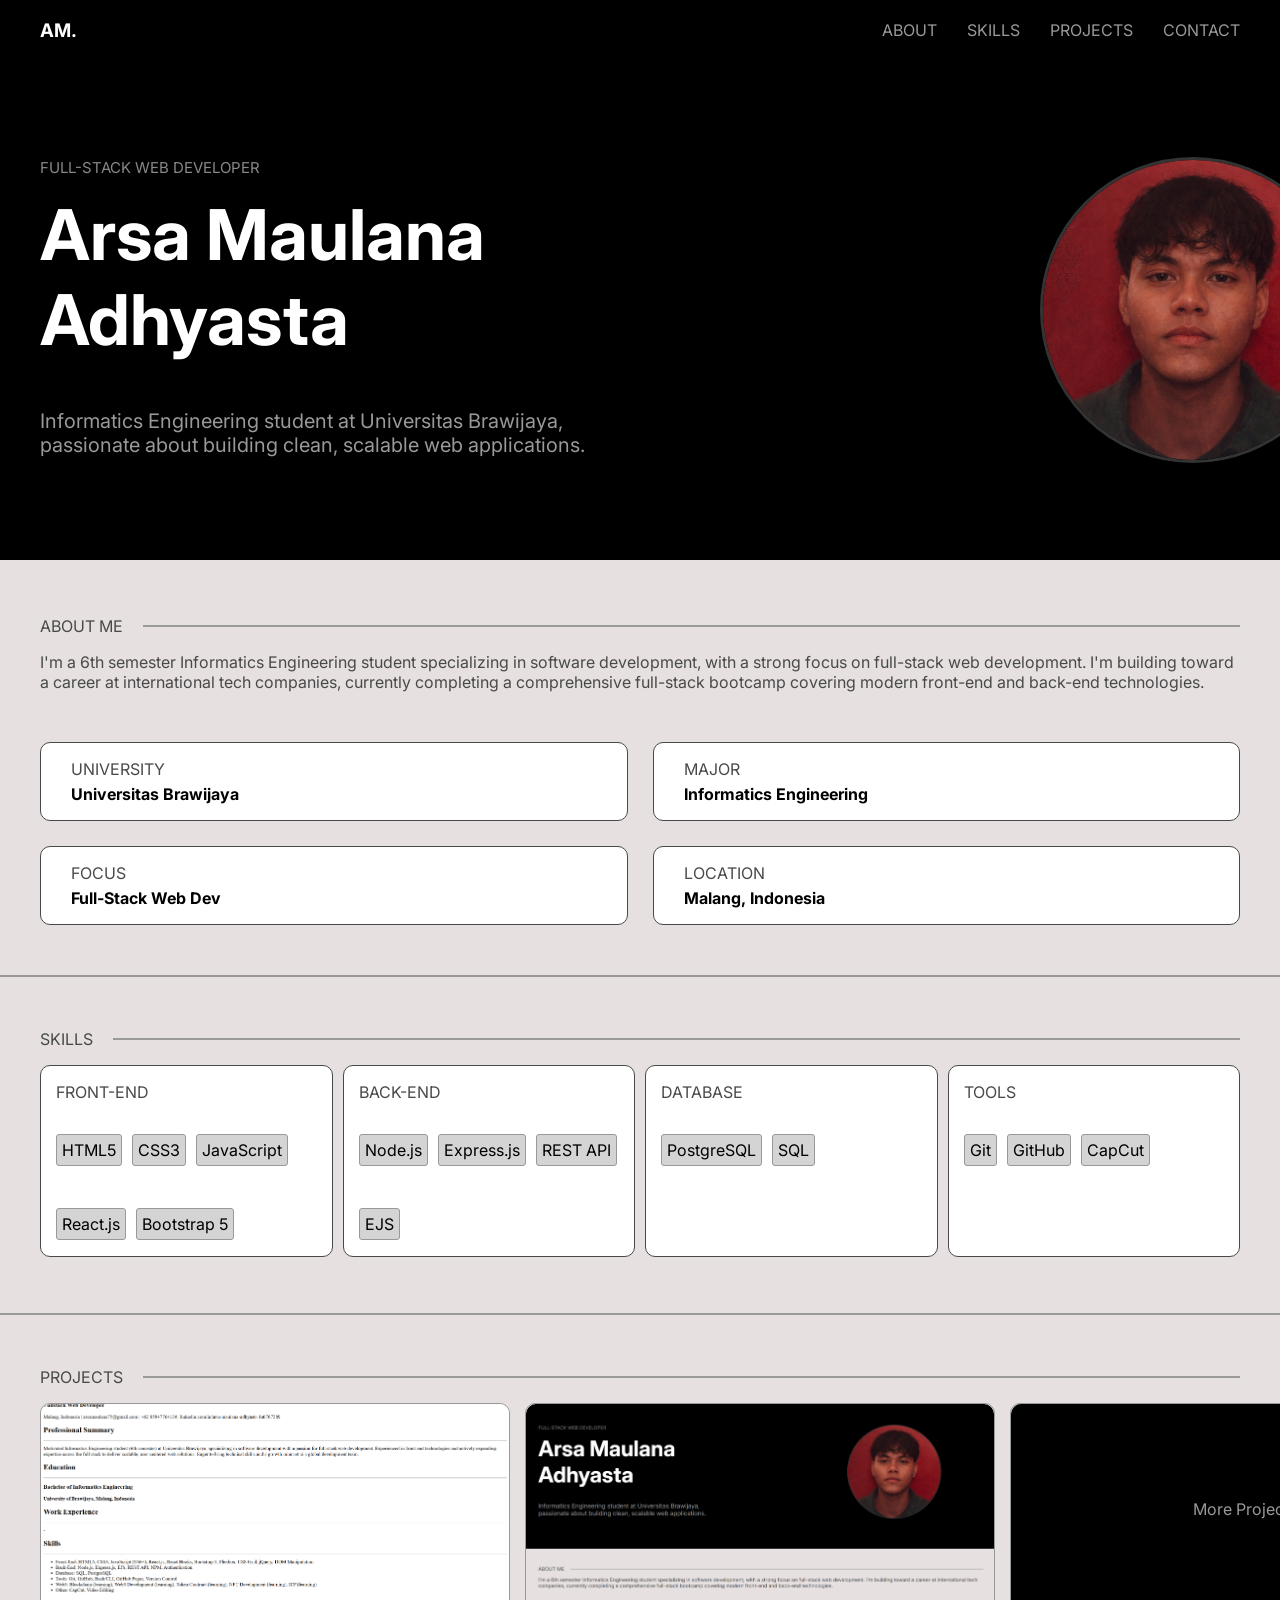
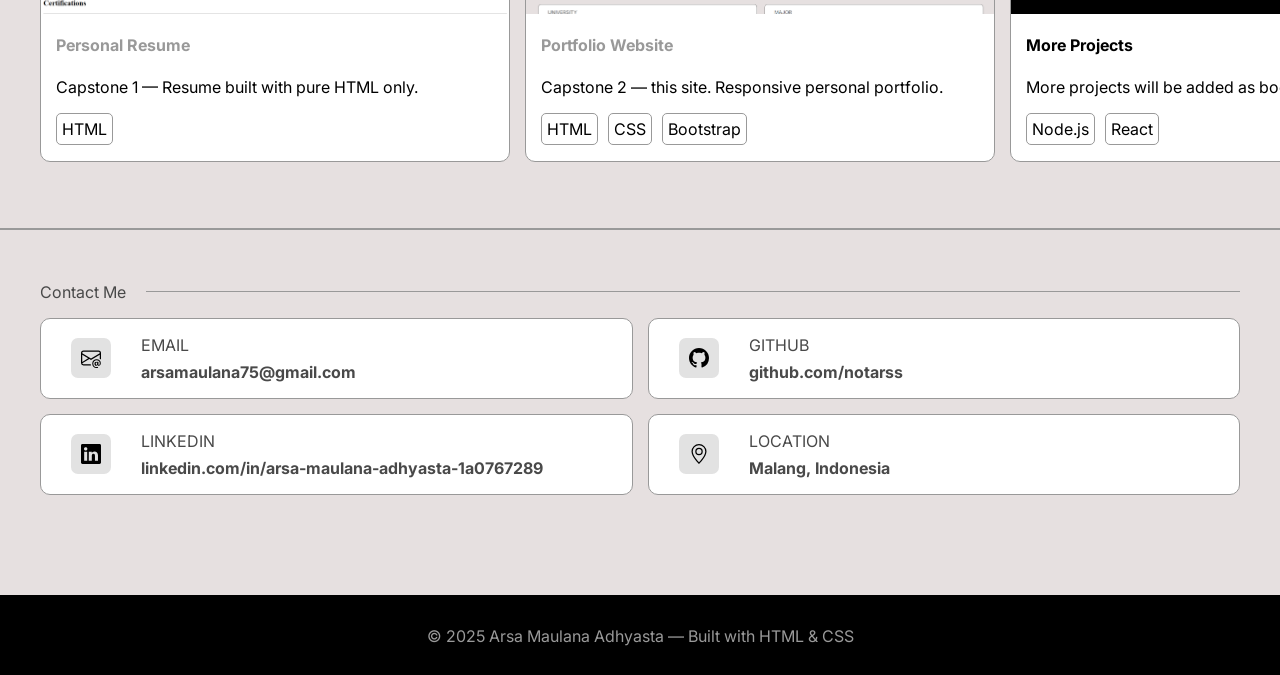
<file: capstone2/index.html>
<!DOCTYPE html>
<html lang="en">

<head>
    <meta charset="UTF-8">
    <meta name="viewport" content="width=device-width, initial-scale=1.0">
    <title>Arsa's Portfolio Website</title>
    <link rel="preconnect" href="https://fonts.googleapis.com">
    <link rel="preconnect" href="https://fonts.gstatic.com" crossorigin>
    <link
        href="https://fonts.googleapis.com/css2?family=Inter:ital,opsz,wght@0,14..32,100..900;1,14..32,100..900&display=swap"
        rel="stylesheet">
    <link rel="stylesheet" href="style.css">
</head>

<body>
    <div class="flex-container navbar">
        <h3>AM.</h3>
        <a href="#about">ABOUT</a>
        <a href="#skills">SKILLS</a>
        <a href="#projects">PROJECTS</a>
        <a href="">CONTACT</a>
    </div>

    <div class="flex-container hero">
        <div class="container nama">
            <p id="judul">FULL-STACK WEB DEVELOPER</p>
            <h1>Arsa Maulana <br>Adhyasta</h1>
            <p id="deskripsi-hero">Informatics Engineering student at Universitas Brawijaya, passionate about building
                clean, scalable web
                applications.</p>
        </div>
        <div class="container foto">
            <img src="src/foto ava.png" alt="foto-avatar-arsa" id="foto-ava">
        </div>
    </div>

    <div id="about" class="about">
        <p class="header-alt">ABOUT ME</p>
        <p>I'm a 6th semester Informatics Engineering student specializing in software development, with a strong focus
            on full-stack web development. I'm building toward a career at international tech companies, currently
            completing a comprehensive full-stack bootcamp covering modern front-end and back-end technologies.</p>
        <div class="background-grid">
            <div class="background university">
                <p class="judul">UNIVERSITY</p>
                <p style="color: black; font-weight: bold;" class="isi">Universitas Brawijaya</p>
            </div>
            <div class="background major">
                <p class="judul">MAJOR</p>
                <p style="color: black; font-weight: bold;" class="isi">Informatics Engineering</p>
            </div>
            <div class="background focus">
                <p class="judul">FOCUS</p>
                <p style="color: black; font-weight: bold;" class="isi">Full-Stack Web Dev</p>
            </div>
            <div class="background location">
                <p class="judul">LOCATION</p>
                <p style="color: black; font-weight: bold;" class="isi">Malang, Indonesia</p>
            </div>
        </div>
    </div>
    <p class="pemisah"></p>

    <div id="skills" class="skills">
        <p class="header-alt">SKILLS</p>
        <div class="skills-container">
            <div class="skill-kotak">
                <p>FRONT-END</p>
                <div class="skill-flex">
                    <p class="skill">HTML5</p>
                    <p class="skill">CSS3</p>
                    <p class="skill">JavaScript</p>
                    <p class="skill">React.js</p>
                    <p class="skill">Bootstrap 5</p>
                </div>
            </div>
            <div class="skill-kotak">
                <p>BACK-END</p>
                <div class="skill-flex">
                    <p class="skill">Node.js</p>
                    <p class="skill">Express.js</p>
                    <p class="skill">REST API</p>
                    <p class="skill">EJS</p>
                </div>
            </div>
            <div class="skill-kotak">
                <p>DATABASE</p>
                <div class="skill-flex">
                    <p class="skill">PostgreSQL</p>
                    <p class="skill">SQL</p>
                </div>
            </div>
            <div class="skill-kotak">
                <p>TOOLS</p>
                <div class="skill-flex">
                    <p class="skill">Git</p>
                    <p class="skill">GitHub</p>
                    <p class="skill">CapCut</p>
                </div>
            </div>
        </div>
    </div>

    <p class="pemisah"></p>
    <div id="projects" class="projects">
        <p class="header-alt">PROJECTS</p>
        <div class="projects-container">
            <div class="project">
                <div class="project-image">
                    <a href="../capstone1/resume.html"><img src="src/capstone1.png" alt="capstone1-image"
                            id="capstone1"></a>
                </div>
                <div class="project-detail">
                    <a href="../capstone1/resume.html">
                        <h4>Personal Resume</h4>
                    </a>
                    <p style="margin-bottom: 0;">Capstone 1 — Resume built with pure HTML only.</p>
                </div>
                <div class="skill-used">
                    <p style="border: 1px solid #999999; padding: 5px; border-radius: 5px;">HTML</p>
                </div>
            </div>
            <div class="project">
                <div class="project-image">
                    <a href=""><img src="src/portfolio-website.png" alt="portfolio-website-image"
                            id="porfolio-website"></a>
                </div>
                <div class="project-detail">
                    <a href="index.html">
                        <h4>Portfolio Website</h4>
                    </a>
                    <p style="margin-bottom: 0;">Capstone 2 — this site. Responsive personal portfolio.</p>
                </div>
                <div class="skill-used">
                    <p style="border: 1px solid #999999; padding: 5px; border-radius: 5px;">HTML</p>
                    <p style="border: 1px solid #999999; padding: 5px; border-radius: 5px;">CSS</p>
                    <p style="border: 1px solid #999999; padding: 5px; border-radius: 5px;">Bootstrap</p>
                </div>
            </div>
            <div class="project">
                <div class="project-image"
                    style="background-color: black; border-radius: 10px 10px 0 0; display: flex; justify-content: center; align-items: center;">
                    <p style="color: #999999;">More Projects</p>
                </div>
                <div class="project-detail">
                    <a href="">
                        <h4>More Projects</h4>
                    </a>
                    <p style="margin-bottom: 0;">More projects will be added as bootcamp progresses.</p>
                </div>
                <div class="skill-used">
                    <p style="border: 1px solid #999999; padding: 5px; border-radius: 5px;">Node.js</p>
                    <p style="border: 1px solid #999999; padding: 5px; border-radius: 5px;">React</p>
                </div>
            </div>
        </div>
    </div>

    <p class="pemisah"></p>
    <div class="contact">
        <p class="header-alt">Contact Me</p>
        <div class="contact-grid">
            <div class="contact-container">
                <div class="contact-logo">
                    <img src="src/envelope-at.svg" alt="envelope-icon" class="logo-image">
                </div>
                <div class="contact-detail">
                    <p style="margin-bottom: 7px;">EMAIL</p>
                    <p style="font-weight: bold; margin-top: 0;">arsamaulana75@gmail.com</p>
                </div>
            </div>
            <div class="contact-container">
                <div class="contact-logo">
                    <img src="src/github.svg" alt="github-icon" class="logo-image">
                </div>
                <div class="contact-detail">
                    <p style="margin-bottom: 7px;">GITHUB</p>
                    <p style="font-weight: bold; margin-top: 0;">github.com/notarss</p>
                </div>
            </div>
            <div class="contact-container">
                <div class="contact-logo">
                    <img src="src/linkedin.svg" alt="linkedin-icon" class="logo-image">
                </div>
                <div class="contact-detail">
                    <p style="margin-bottom: 7px;">LINKEDIN</p>
                    <p style="font-weight: bold; margin-top: 0;">linkedin.com/in/arsa-maulana-adhyasta-1a0767289</p>
                </div>
            </div>
            <div class="contact-container">
                <div class="contact-logo">
                    <img src="src/geo-alt.svg" alt="location-icon" class="logo-image">
                </div>
                <div class="contact-detail">
                    <p style="margin-bottom: 7px;">LOCATION</p>
                    <p style="font-weight: bold; margin-top: 0;">Malang, Indonesia</p>
                </div>
            </div>
        </div>
    </div>

    <div class="footer">
        <p style="padding-top: 15px;">© 2025 Arsa Maulana Adhyasta — Built with HTML & CSS</p>
    </div>
</body>

</html>
</file>
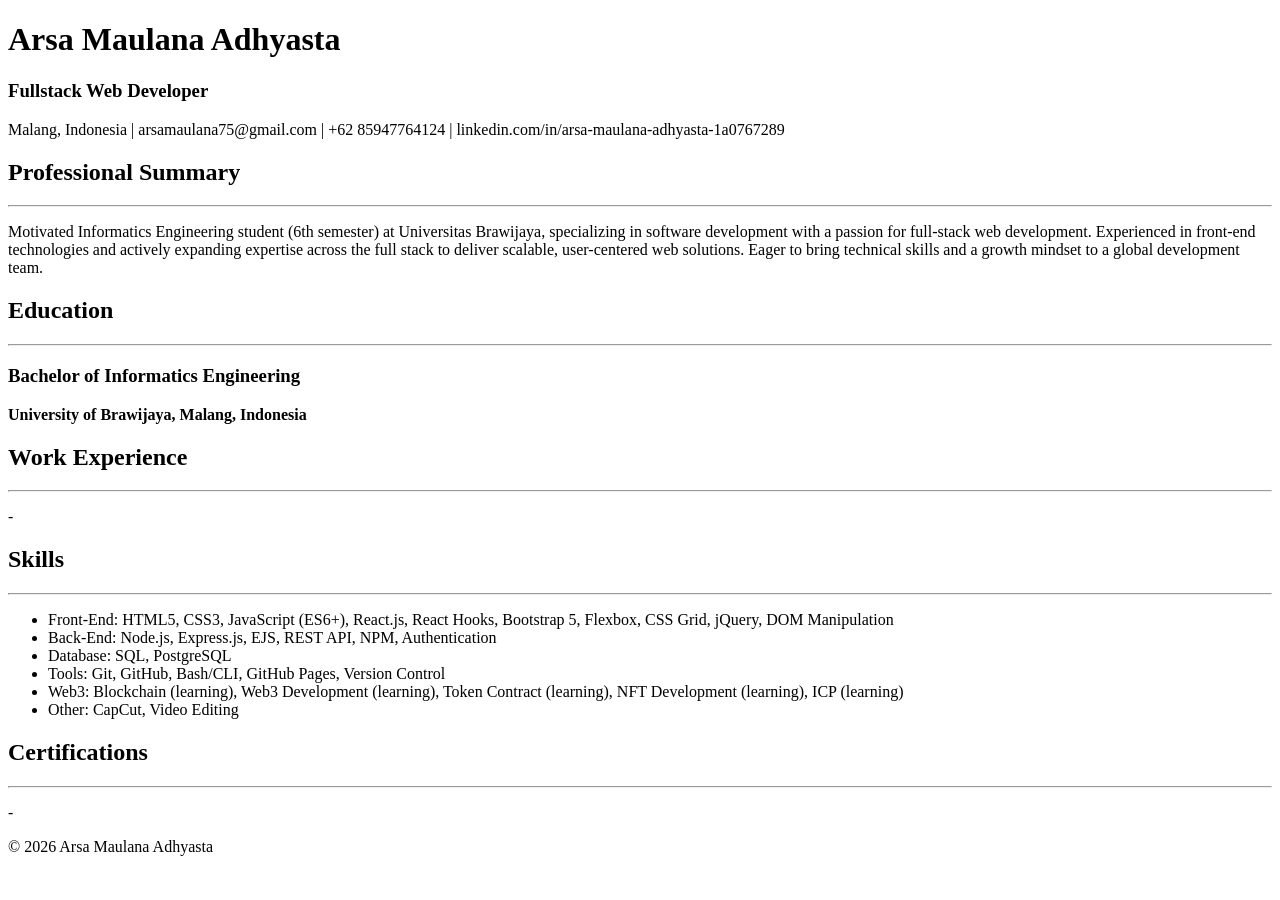
<file: resume.html>
<!DOCTYPE html>
<html lang="en">
<head>
    <meta charset="UTF-8">
    <meta name="viewport" content="width=device-width, initial-scale=1.0">
    <title>My Resume</title>
</head>

<body>
    <h1>Arsa Maulana Adhyasta</h1>
    <h3>Fullstack Web Developer</h3>
    <p>Malang, Indonesia | arsamaulana75@gmail.com | +62 85947764124 | linkedin.com/in/arsa-maulana-adhyasta-1a0767289</p>

    <h2>Professional Summary</h2>
    <hr>
    <p>Motivated Informatics Engineering student (6th semester) at Universitas Brawijaya, specializing in software development with a passion for full-stack web development. Experienced in front-end technologies and actively expanding expertise across the full stack to deliver scalable, user-centered web solutions. Eager to bring technical skills and a growth mindset to a global development team.</p>

    <h2>Education</h2>
    <hr>
    <h3>Bachelor of Informatics Engineering</h3>
    <p><b>University of Brawijaya, Malang, Indonesia</b></p>

    <h2>Work Experience</h2>
    <hr>
    <p>-</p>

    <h2>Skills</h2>
    <hr>
    <ul>
        <li>Front-End: HTML5, CSS3, JavaScript (ES6+), React.js, React Hooks, Bootstrap 5, Flexbox, CSS Grid, jQuery, DOM Manipulation</li>
        <li>Back-End: Node.js, Express.js, EJS, REST API, NPM, Authentication</li>
        <li>Database: SQL, PostgreSQL</li>
        <li>Tools: Git, GitHub, Bash/CLI, GitHub Pages, Version Control</li>
        <li>Web3: Blockchain (learning), Web3 Development (learning), Token Contract (learning), NFT Development (learning), ICP (learning)</li>
        <li>Other: CapCut, Video Editing</li>
    </ul>

    <h2>Certifications</h2>
    <hr>
    <p>-</p>
    
    <footer>
        <p>&copy; 2026 Arsa Maulana Adhyasta</p>
    </footer>
</body>
</html>
</file>
<file: capstone2/style.css>
html {
  scroll-behavior: smooth;
}

body {
  margin: 0;
  font-family: "Inter", sans-serif;
  background-color: #e6e0e0;
}

.flex-container {
  display: flex;
  padding: 0 40px;
}

.navbar {
  height: 60px;
  background-color: black;
  display: flex;
  gap: 30px;
  align-items: center;
}

.navbar h3 {
  color: white;
  flex-basis: 1100px;
}

.navbar a {
  font-weight: 400;
  color: #999999;
}

a:link {
  text-decoration: none;
  color: #999999;
}

a:hover {
  color: white;
}

.hero {
  height: 500px;
  align-items: center;
  background-color: black;
  color: white;
}

.hero .nama {
  width: 700px;
}

.nama #judul {
  color: #888888;
  font-size: 15px;
}

.nama #deskripsi-hero {
  color: #999999;
  width: 600px;
  font-size: 20px;
}

.nama h1 {
  font-size: 70px;
  margin-top: 0;
}

.hero .foto {
  display: flex;
  width: 800px;
  height: 500px;
  align-items: center;
  padding-left: 400px;
}

#foto-ava {
  width: 300px;
  align-items: center;
  border-radius: 50%;
  border: 3px solid #333333;
}

.about {
  padding: 0 40px;
  padding-top: 40px;
  color: #494949;
}

.header-alt {
  display: flex;
  align-items: center;
  width: 100%;
}

.header-alt::after {
  content: "";
  flex: 1;
  margin-left: 20px;
  height: 1.6px;
  background-color: #999999;
}

.background-grid {
  display: grid;
  grid-template-columns: 1fr 1fr;
  grid-template-rows: 1fr 1fr;
  gap: 25px;
  margin: 50px 0;
}

.background-grid .background {
  background-color: white;
  border-radius: 10px;
  border: 1px solid #494949;
}

.background > p {
  padding-left: 30px;
}

.background .isi {
  margin-top: 0;
}

.background .judul {
  margin-bottom: 5px;
}

.pemisah {
  background-color: #999999;
  height: 2px;
  width: 100%;
}

.skills {
  padding: 20px 40px;
  color: #494949;
  padding-bottom: 40px;
}

.skills-container {
  display: grid;
  grid-template-columns: 1fr 1fr 1fr 1fr;
  gap: 10px;
}

.skill-kotak {
  background-color: white;
  border-radius: 10px;
  border: 1px solid #494949;
  padding: 0 15px;
}

.skill-flex {
  display: flex;
  flex-wrap: wrap;
  width: 100%;
  gap: 10px;
}

.skill {
  background-color: #d4d4d4;
  padding: 5px;
  color: black;
  border: 1px solid #999999;
  border-radius: 3px;
}

.projects {
  padding: 20px 40px;
  color: #494949;
  padding-bottom: 50px;
}

.projects-container {
  display: grid;
  grid-template-columns: 1fr 1fr 1fr;
  gap: 15px;
}

.project {
  color: black;
  background-color: white;
  border-radius: 10px;
  border: 1px solid #999999;
}

#capstone1 {
  width: 468px;
  height: 210px;
  object-fit: cover;
  border-radius: 10px 10px 0 0;
}

.skill-used {
  display: flex;
  padding: 0 15px;
  gap: 10px;
}

.project-detail {
  padding: 0 15px;
}

.project a:visited {
  color: black;
}

.project a:hover {
  color: #8f8585;
}

.project a:active {
  color: black;
}

.project-image {
  height: 210px;
  width: 468px;
}

#porfolio-website {
  width: 468px;
  height: 210px;
  object-fit: cover;
  border-radius: 10px 10px 0 0;
}

.contact {
  padding: 20px 40px;
  color: #494949;
  padding-bottom: 100px;
}

.contact-grid {
  display: grid;
  grid-template-columns: 1fr 1fr;
  grid-template-rows: 1fr 1fr;
  gap: 15px;
}

.contact-container {
  display: flex;
  background-color: white;
  border: 1px solid #999999;
  border-radius: 10px;
  padding: 0 30px;
  align-items: center;
  gap: 30px;
}

.contact-logo {
  display: flex;
  background-color: #e2e2e2;
  width: 40px;
  height: 40px;
  border-radius: 7px;
  justify-content: center;
  align-items: center;
}

.logo-image {
  width: 20px;
}

.footer {
  display: flex;
  text-align: center;
  justify-content: center;
  color: #999999;
  background-color: black;
  height: 80px;
}

/* ── TABLET (max 1024px) ─────────────────────────── */
@media (max-width: 1024px) {
  .hero {
    height: auto;
    padding: 40px 0;
  }

  .hero .nama {
    width: 100%;
  }

  .nama h1 {
    font-size: 50px;
  }

  .nama #deskripsi-hero {
    width: 100%;
    font-size: 16px;
  }

  .hero .foto {
    width: auto;
    padding-left: 40px;
  }

  #foto-ava {
    width: 200px;
  }

  .skills-container {
    grid-template-columns: 1fr 1fr;
  }

  .projects-container {
    grid-template-columns: 1fr 1fr;
  }

  #capstone1,
  #porfolio-website,
  .project-image {
    width: 100%;
    height: 180px;
  }

  .contact-grid {
    grid-template-columns: 1fr;
  }
}

/* ── MOBILE (max 768px) ──────────────────────────── */
@media (max-width: 768px) {
  .flex-container {
    padding: 0 20px;
  }

  /* Navbar */
  .navbar {
    gap: 16px;
  }

  .navbar h3 {
    flex-basis: auto;
    flex: 1;
  }

  .navbar a {
    font-size: 12px;
  }

  /* Hero */
  .flex-container.hero {
    flex-direction: column;
    height: auto;
    padding: 40px 20px;
    gap: 24px;
  }

  .hero .nama {
    width: 100%;
  }

  .nama h1 {
    font-size: 36px;
    margin-bottom: 0;
  }

  .nama #deskripsi-hero {
    width: 100%;
    font-size: 15px;
  }

  .hero .foto {
    width: 100%;
    height: auto;
    padding-left: 0;
    justify-content: center;
  }

  #foto-ava {
    width: 150px;
  }

  /* About */
  .about {
    padding: 30px 20px;
  }

  .background-grid {
    grid-template-columns: 1fr;
    margin: 30px 0;
    gap: 15px;
  }

  /* Skills */
  .skills {
    padding: 20px;
  }

  .skills-container {
    grid-template-columns: 1fr;
  }

  /* Projects */
  .projects {
    padding: 20px;
  }

  .projects-container {
    grid-template-columns: 1fr;
  }

  #capstone1,
  #porfolio-website,
  .project-image {
    width: 100%;
    height: 200px;
  }

  /* Contact */
  .contact {
    padding: 20px;
    padding-bottom: 60px;
  }

  .contact-grid {
    grid-template-columns: 1fr;
  }

  .contact-container {
    padding: 0 20px;
    gap: 16px;
  }
}

/* ── MOBILE KECIL (max 480px) ────────────────────── */
@media (max-width: 480px) {
  .navbar a {
    font-size: 11px;
  }

  .navbar {
    gap: 10px;
  }

  .nama h1 {
    font-size: 28px;
  }

  .nama #deskripsi-hero {
    font-size: 14px;
  }

  #foto-ava {
    width: 120px;
  }

  .background-grid {
    grid-template-columns: 1fr;
  }

  .skills-container {
    grid-template-columns: 1fr;
  }

  .projects-container {
    grid-template-columns: 1fr;
  }
}

/* ── DESKTOP BESAR (min 1440px) ──────────────────── */
@media (min-width: 1440px) {
  .flex-container {
    padding: 0 80px;
  }

  .nama h1 {
    font-size: 80px;
  }

  .nama #deskripsi-hero {
    font-size: 22px;
    width: 700px;
  }

  .hero .foto {
    padding-left: 200px;
  }

  #foto-ava {
    width: 350px;
  }

  .skills-container {
    grid-template-columns: 1fr 1fr 1fr 1fr;
  }

  .projects-container {
    grid-template-columns: 1fr 1fr 1fr;
  }

  .contact-grid {
    grid-template-columns: 1fr 1fr;
  }
}
</file>
